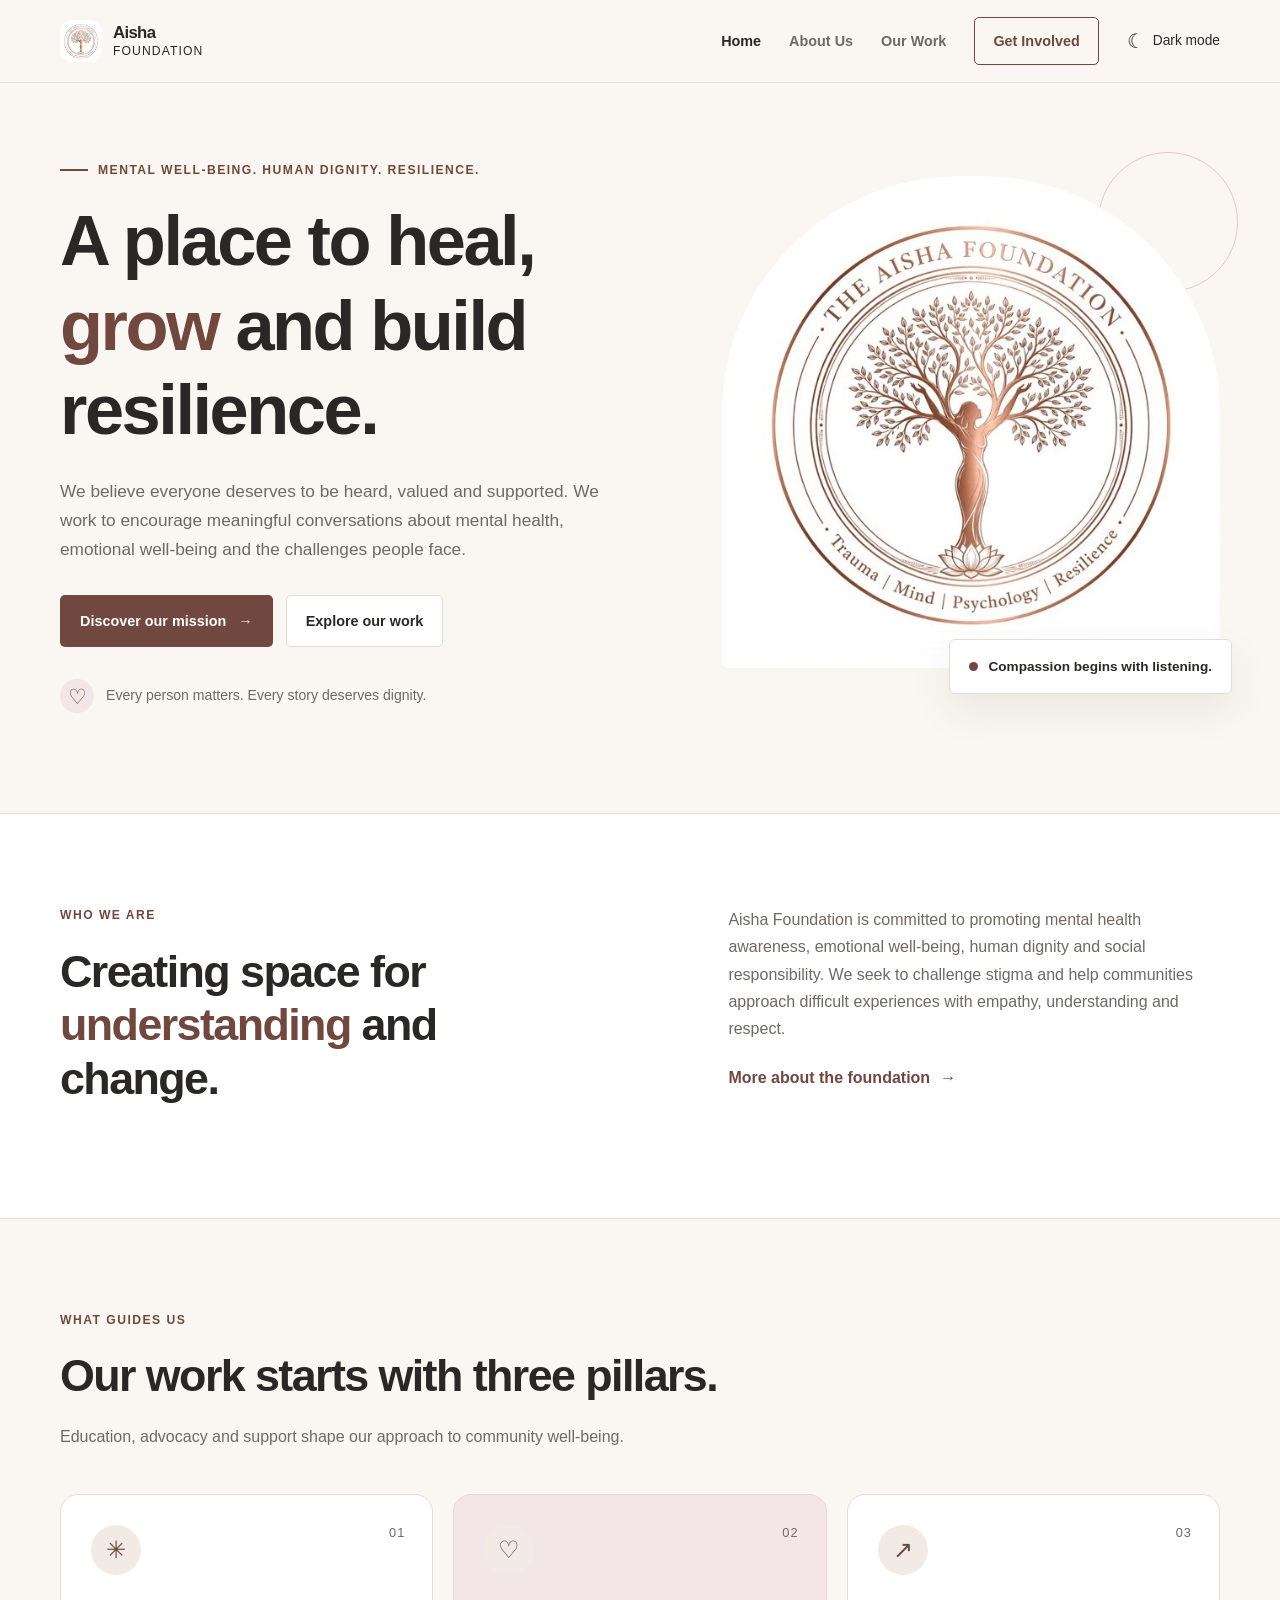
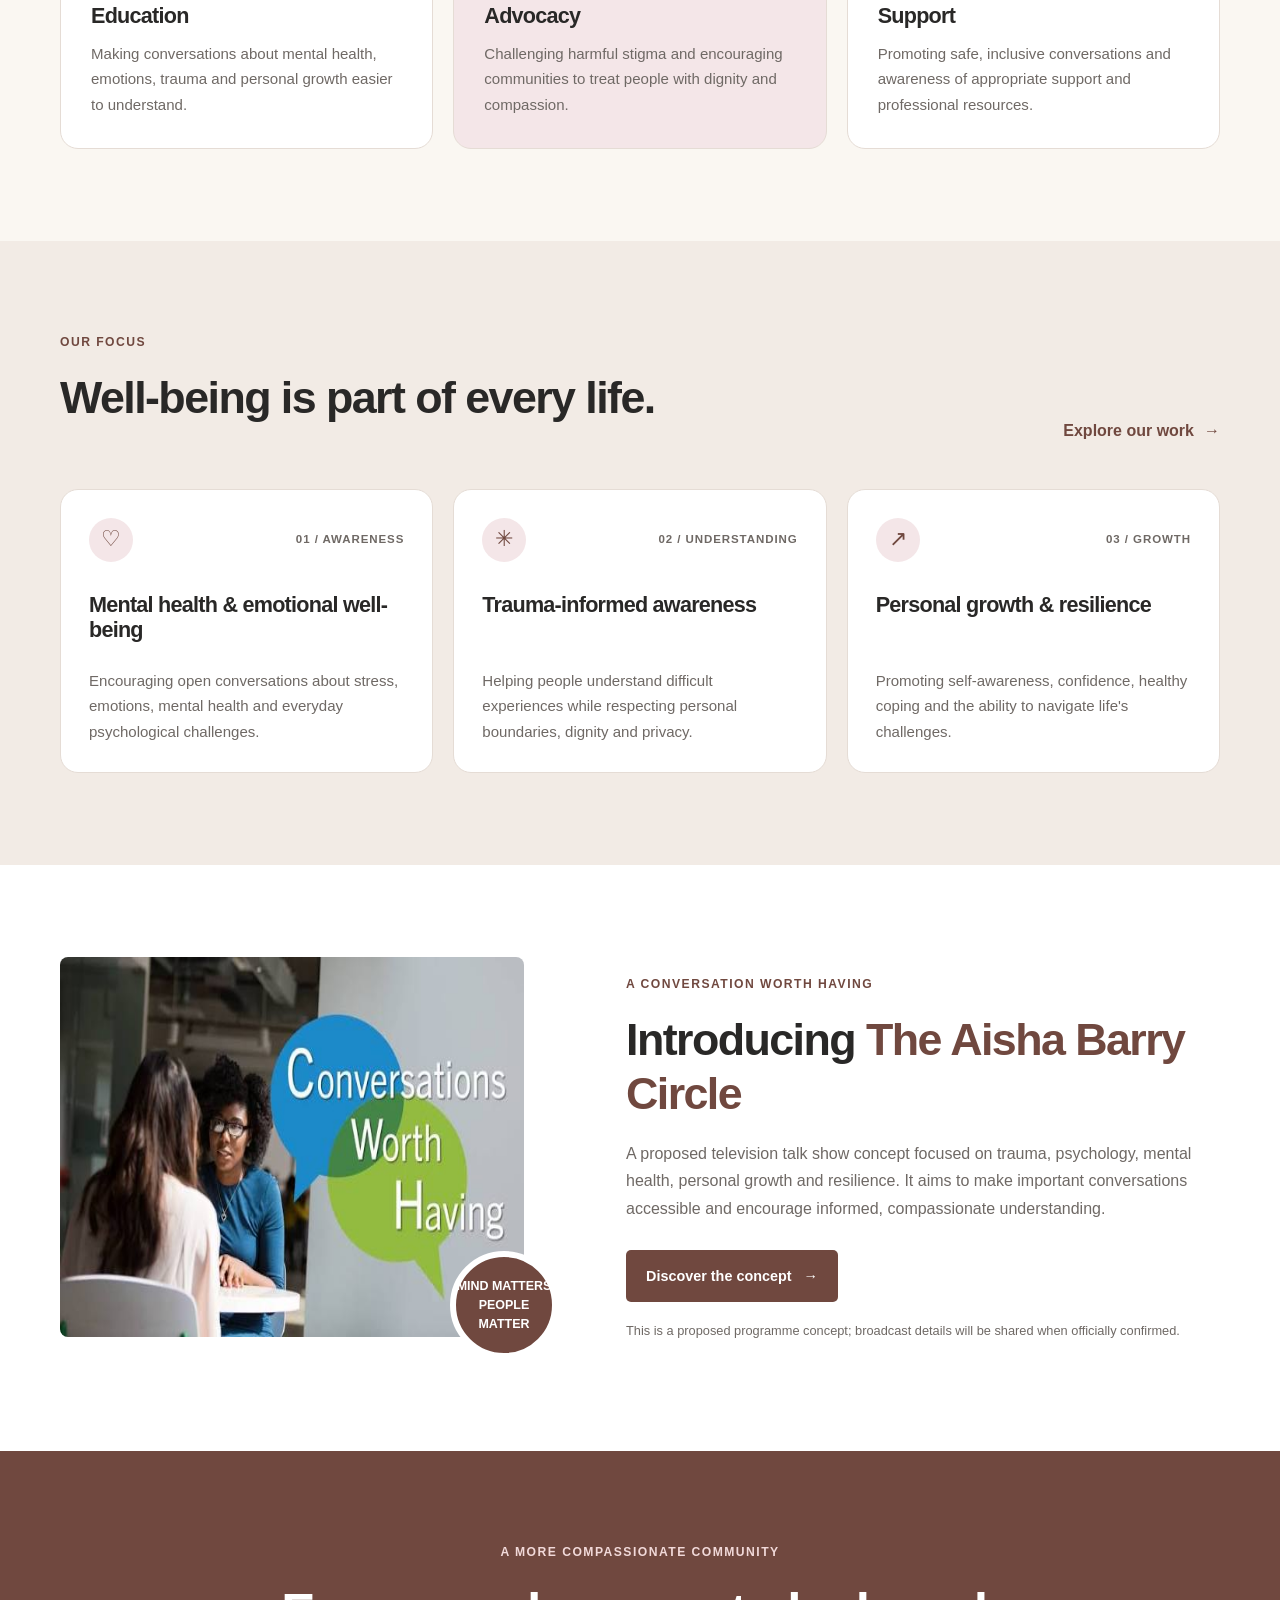
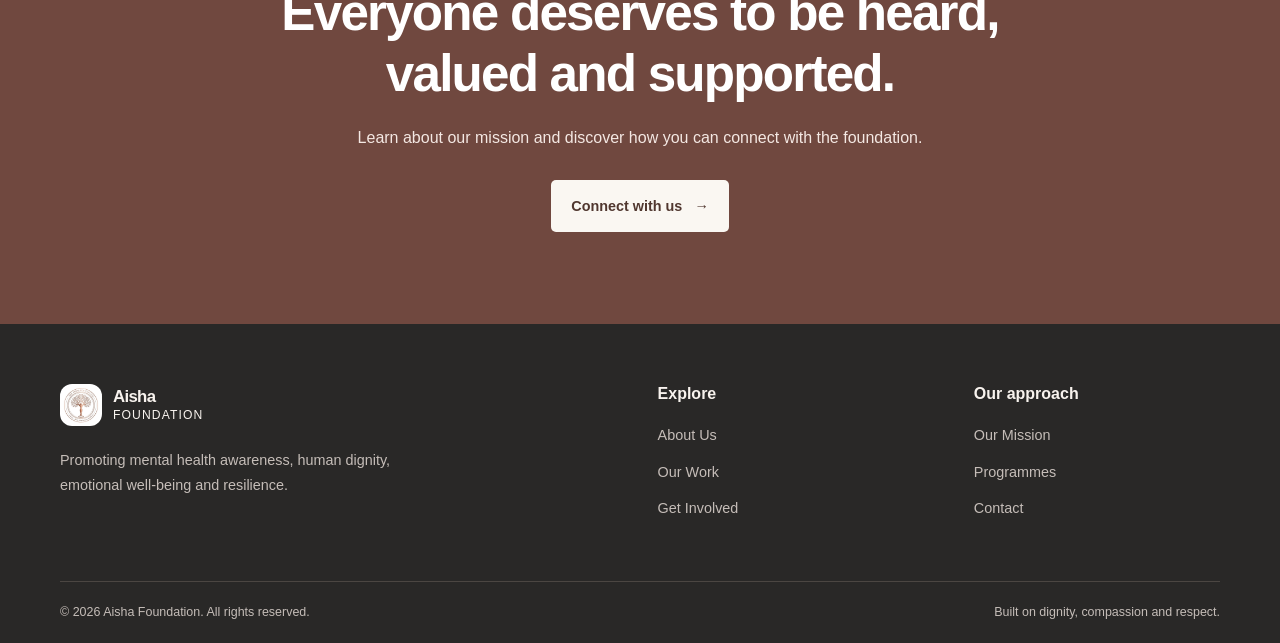
<file: index.html>
<!DOCTYPE html>
<html lang="en">
<head>
  <meta charset="UTF-8">
  <meta name="viewport" content="width=device-width, initial-scale=1.0">
  <meta name="theme-color" content="#faf7f2">
  <meta name="description" content="Aisha Foundation promotes mental health awareness, emotional well-being, dignity and resilience through education, advocacy and community support.">
  <title>Aisha Foundation | Healing, Growth & Resilience</title>
  <link rel="stylesheet" href="style.css">
  <script src="script.js" defer></script>
</head>
<body>
  <a class="skip-link" href="#main">Skip to content</a>
  <header class="site-header">
    <nav class="navbar container" aria-label="Main navigation">
      <a class="brand" href="index.html" aria-label="Aisha Foundation home">
        <span class="brand-mark" aria-hidden="true"><img src="images/Foundation-img.jpg" style="border-radius: 12px;"></span>
        <span class="brand-name">Aisha <span>Foundation</span></span>
      </a>
      <button class="menu-toggle" id="menu-toggle"
        aria-label="Open navigation menu"
        aria-expanded="false" aria-controls="nav-links">
        <span></span><span></span><span></span>
      </button>
      <div class="nav-links" id="nav-links">
        <a class="nav-link active" href="index.html">Home</a>
        <a class="nav-link" href="about.html">About Us</a>
        <a class="nav-link" href="programs.html">Our Work</a>
        <a class="nav-link nav-cta" href="/contact/contact.html">Get Involved</a>
        <button class="theme-toggle" id="theme-toggle"
          type="button" aria-label="Switch to dark mode">
          <span id="theme-icon" aria-hidden="true">☾</span>
          <span class="theme-label">Dark mode</span>
        </button>
      </div>
    </nav>
  </header>
  <main id="main">
    <section class="hero section">
      <div class="container hero-grid">
        <div class="hero-copy">
          <p class="eyebrow">
            <span class="eyebrow-line"></span>
            Mental well-being. Human dignity. Resilience.
          </p>
          <h1>A place to heal, <span>grow</span> and build resilience.</h1>
          <p class="hero-description">
            We believe everyone deserves to be heard, valued and supported.
            We work to encourage meaningful conversations about mental health,
            emotional well-being and the challenges people face.
          </p>
          <div class="hero-actions">
            <a class="button button-primary" href="about.html">
              Discover our mission <span aria-hidden="true">→</span>
            </a>
            <a class="button button-secondary" href="programs.html">
              Explore our work
            </a>
          </div>
          <div class="hero-note">
            <span class="note-icon" aria-hidden="true">♡</span>
            <p>Every person matters. Every story deserves dignity.</p>
          </div>
        </div>
        <div class="hero-visual">
          <!-- Replace this placeholder with an approved foundation photograph. -->
         <img src="/images/Foundation-img.jpg" class="hero-image actual-image">
          <div class="visual-caption">
            <span class="caption-dot"></span>
            <span>Compassion begins with listening.</span>
          </div>
          <div class="visual-decoration" aria-hidden="true"></div>
        </div>
      </div>
    </section>
    <section class="intro-section section">
      <div class="container intro-grid">
        <div>
          <p class="eyebrow">Who we are</p>
          <h2>Creating space for <span>understanding</span> and change.</h2>
        </div>
        <div class="intro-copy">
          <p>
            Aisha Foundation is committed to promoting mental health awareness,
            emotional well-being, human dignity and social responsibility.
            We seek to challenge stigma and help communities approach difficult
            experiences with empathy, understanding and respect.
          </p>
          <a class="text-link" href="about.html">
            More about the foundation <span aria-hidden="true">→</span>
          </a>
        </div>
      </div>
    </section>
    <section class="pillars-section section">
      <div class="container">
        <div class="section-heading">
          <p class="eyebrow">What guides us</p>
          <h2>Our work starts with three pillars.</h2>
          <p>Education, advocacy and support shape our approach to community well-being.</p>
        </div>
        <div class="pillar-grid">
          <article class="pillar-card">
            <span class="card-number">01</span>
            <div class="pillar-icon" aria-hidden="true">✳</div>
            <h3>Education</h3>
            <p>
              Making conversations about mental health, emotions, trauma
              and personal growth easier to understand.
            </p>
          </article>
          <article class="pillar-card pillar-card-featured">
            <span class="card-number">02</span>
            <div class="pillar-icon" aria-hidden="true">♡</div>
            <h3>Advocacy</h3>
            <p>
              Challenging harmful stigma and encouraging communities
              to treat people with dignity and compassion.
            </p>
          </article>
          <article class="pillar-card">
            <span class="card-number">03</span>
            <div class="pillar-icon" aria-hidden="true">↗</div>
            <h3>Support</h3>
            <p>
              Promoting safe, inclusive conversations and awareness
              of appropriate support and professional resources.
            </p>
          </article>
        </div>
      </div>
    </section>
    <section class="work-section section">
      <div class="container">
        <div class="section-heading section-heading-row">
          <div>
            <p class="eyebrow">Our focus</p>
            <h2>Well-being is part of every life.</h2>
          </div>
          <a class="text-link" href="programs.html">
            Explore our work <span aria-hidden="true">→</span>
          </a>
        </div>
        <div class="work-grid">
          <article class="work-card">
            <div class="work-card-top">
              <span class="work-icon" aria-hidden="true">♡</span>
              <span class="work-label">01 / Awareness</span>
            </div>
            <h3>Mental health & emotional well-being</h3>
            <p>
              Encouraging open conversations about stress, emotions,
              mental health and everyday psychological challenges.
            </p>
          </article>
          <article class="work-card">
            <div class="work-card-top">
              <span class="work-icon" aria-hidden="true">✳</span>
              <span class="work-label">02 / Understanding</span>
            </div>
            <h3>Trauma-informed awareness</h3>
            <p>
              Helping people understand difficult experiences while
              respecting personal boundaries, dignity and privacy.
            </p>
          </article>
          <article class="work-card">
            <div class="work-card-top">
              <span class="work-icon" aria-hidden="true">↗</span>
              <span class="work-label">03 / Growth</span>
            </div>
            <h3>Personal growth & resilience</h3>
            <p>
              Promoting self-awareness, confidence, healthy coping
              and the ability to navigate life's challenges.
            </p>
          </article>
        </div>
      </div>
    </section>
    <section class="circle-section section">
      <div class="container circle-grid">
        <div class="circle-visual">
          <!-- Replace with approved talk-show or production photography. -->
          <img src="images/conversationworthhaving.jpg" class="circle-image">
          <span class="circle-stamp">Mind matters<br>People matter</span>
        </div>
        <div class="circle-copy">
          <p class="eyebrow">A conversation worth having</p>
          <h2>Introducing <span>The Aisha Barry Circle</span></h2>
          <p>
            A proposed television talk show concept focused on trauma,
            psychology, mental health, personal growth and resilience.
            It aims to make important conversations accessible and
            encourage informed, compassionate understanding.
          </p>
          <a class="button button-primary" href="programs.html#the-circle">
            Discover the concept <span aria-hidden="true">→</span>
          </a>
          <p class="small-note">
            This is a proposed programme concept; broadcast details will
            be shared when officially confirmed.
          </p>
        </div>
      </div>
    </section>
    <section class="closing-section section">
      <div class="container closing-content">
        <p class="eyebrow">A more compassionate community</p>
        <h2>Everyone deserves to be heard, valued and supported.</h2>
        <p>
          Learn about our mission and discover how you can connect
          with the foundation.
        </p>
        <a class="button button-light" href="contact.html">
          Connect with us <span aria-hidden="true">→</span>
        </a>
      </div>
    </section>
  </main>
  <footer class="site-footer">
    <div class="container footer-main">
      <div class="footer-brand">
        <a class="brand" href="index.html">
          <span class="brand-mark" aria-hidden="true"><img src="images/Foundation-img.jpg" style="border-radius: 12px;"></span>
          <span class="brand-name">Aisha <span>Foundation</span></span>
        </a>
        <p>
          Promoting mental health awareness, human dignity,
          emotional well-being and resilience.
        </p>
      </div>
      <div class="footer-links">
        <h2>Explore</h2>
        <a href="about.html">About Us</a>
        <a href="programs.html">Our Work</a>
        <a href="contact/contact.html">Get Involved</a>
      </div>
      <div class="footer-links">
        <h2>Our approach</h2>
        <a href="about.html#mission">Our Mission</a>
        <a href="programs.html">Programmes</a>
        <a href="contact/contact.html">Contact</a>
      </div>
    </div>
    <div class="container footer-bottom">
      <p>© <span id="year"></span> Aisha Foundation. All rights reserved.</p>
      <p>Built on dignity, compassion and respect.</p>
    </div>
  </footer>
</body>
</html>
</file>
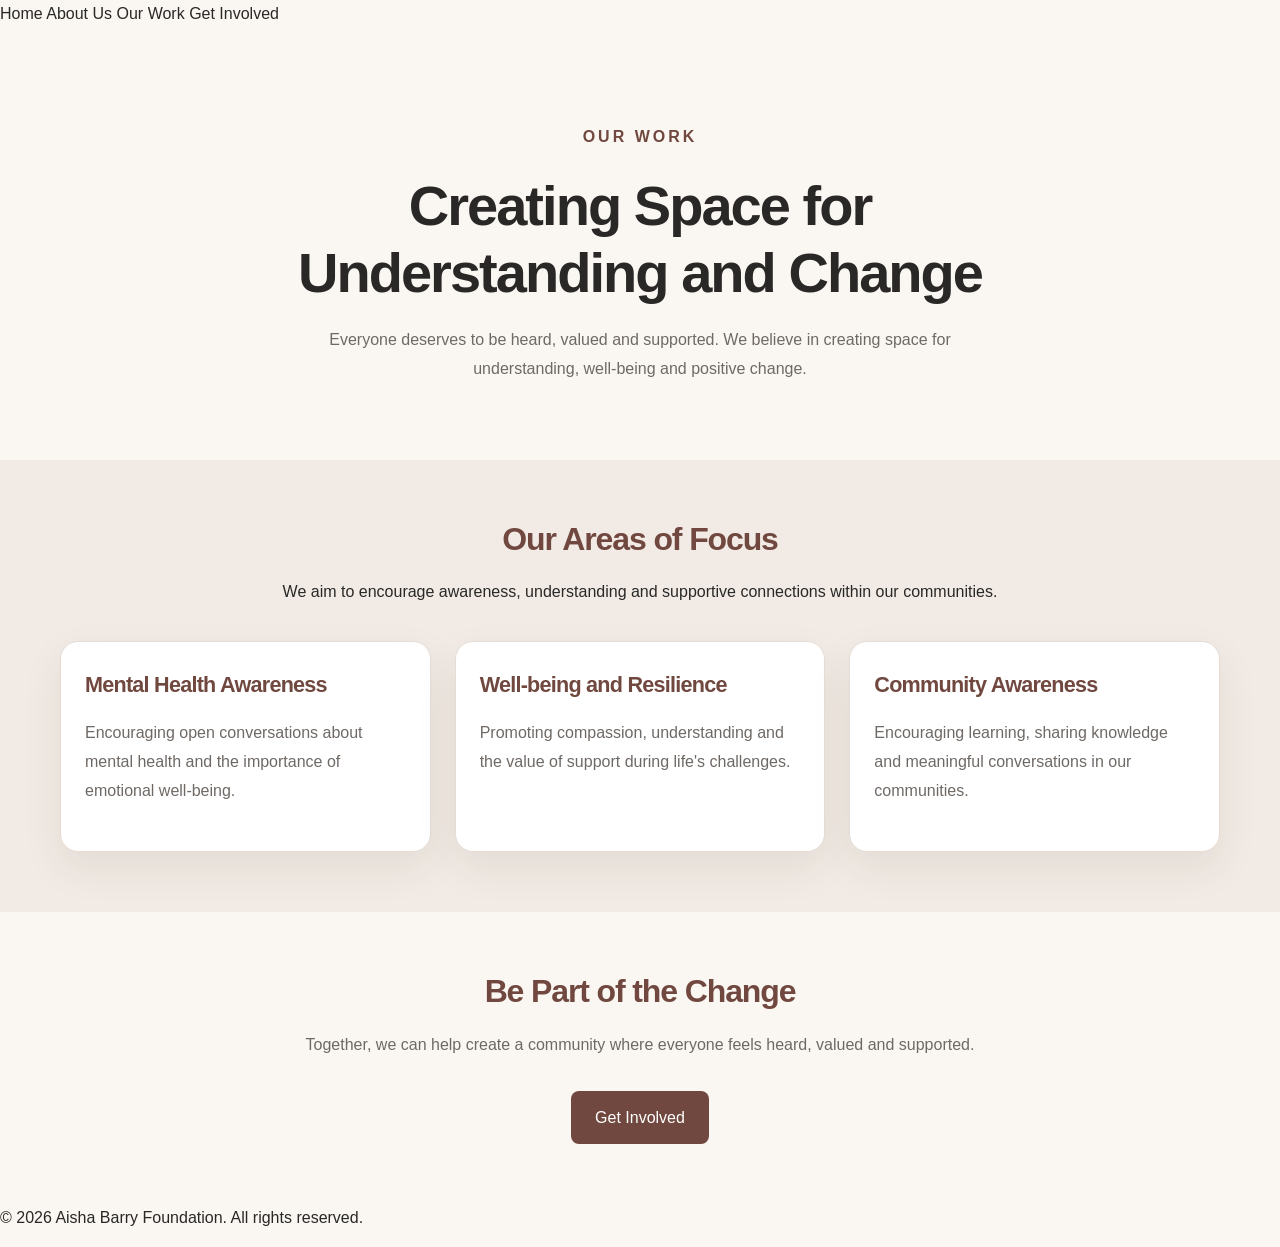
<file: programs.html>
<!DOCTYPE html>
<html lang="en">
<head>
    <meta charset="UTF-8">
    <meta name="viewport" content="width=device-width, initial-scale=1.0">

    <title>Our Work | Aisha Barry Foundation</title>

    <link rel="stylesheet" href="style.css">
    <script src="script.js" defer></script>
    <link rel="stylesheet" href="style.css">
    <link rel="stylesheet" href="programs.css">
</head>

<body>

    <header>
        <nav aria-label="Main navigation">
            <a href="index.html">Home</a>
            <a href="about.html">About Us</a>
            <a href="programs.html" aria-current="page">Our Work</a>
            <a href="contact.html">Get Involved</a>
        </nav>
    </header>

    <main>

        <section class="programs-intro">
            <p>OUR WORK</p>

            <h1>Creating Space for Understanding and Change</h1>

            <p>
                Everyone deserves to be heard, valued and supported.
                We believe in creating space for understanding,
                well-being and positive change.
            </p>
        </section>

        <section class="programs-section">
            <h2>Our Areas of Focus</h2>

            <p>
                We aim to encourage awareness, understanding
                and supportive connections within our communities.
            </p>

            <div class="programs-container">

                <article class="program-card">
                    <h3>Mental Health Awareness</h3>

                    <p>
                        Encouraging open conversations about mental
                        health and the importance of emotional well-being.
                    </p>
                </article>

                <article class="program-card">
                    <h3>Well-being and Resilience</h3>

                    <p>
                        Promoting compassion, understanding and the
                        value of support during life's challenges.
                    </p>
                </article>

                <article class="program-card">
                    <h3>Community Awareness</h3>

                    <p>
                        Encouraging learning, sharing knowledge and
                        meaningful conversations in our communities.
                    </p>
                </article>

            </div>
        </section>

        <section class="programs-cta">
            <h2>Be Part of the Change</h2>

            <p>
                Together, we can help create a community where
                everyone feels heard, valued and supported.
            </p>

            <a href="contact.html">Get Involved</a>
        </section>

    </main>

    <footer>
        <p>&copy; 2026 Aisha Barry Foundation. All rights reserved.</p>
    </footer>

</body>
</html>
</file>
<file: style.css>
:root {
  color-scheme: light;
  --bg: #FAF7F2;
  --surface: #FFFFFF;
  --surface-soft: #F2EBE5;
  --text: #292827;
  --muted: #6F6965;
  --brown: #70483F;
  --brown-hover: #58372F;
  --pink: #E8C7CE;
  --pink-soft: #F4E6E8;
  --border: #E5DCD5;
  --footer: #292827;
  --footer-text: #F8F3EE;
  --shadow: 0 16px 40px rgba(55, 38, 30, 0.08);
  --radius: 18px;
  --container: 1160px;
}
:root[data-theme="dark"] {
  color-scheme: dark;
  --bg: #1E1D1C;
  --surface: #292725;
  --surface-soft: #34302D;
  --text: #F6F0EB;
  --muted: #C0B5AD;
  --brown: #D3A89B;
  --brown-hover: #E4BEB1;
  --pink: #6F4B54;
  --pink-soft: #3A2C30;
  --border: #48413D;
  --footer: #171615;
  --footer-text: #F8F3EE;
  --shadow: 0 16px 40px rgba(0, 0, 0, 0.2);
}
* {
  box-sizing: border-box;
}
html {
  scroll-behavior: smooth;
  scroll-padding-top: 100px;
}
body {
  margin: 0;
  background: var(--bg);
  color: var(--text);
  font-family: "Segoe UI", Arial, sans-serif;
  font-size: 16px;
  line-height: 1.7;
  transition: background-color 0.2s, color 0.2s;
}
body,
button,
a {
  -webkit-tap-highlight-color: transparent;
}
img {
  display: block;
  max-width: 100%;
}
a {
  color: inherit;
  text-decoration: none;
}
button {
  font: inherit;
}
button,
a {
  touch-action: manipulation;
}
button:focus-visible,
a:focus-visible {
  outline: 3px solid var(--brown);
  outline-offset: 4px;
}
::selection {
  background: var(--pink);
  color: #292827;
}
.container {
  width: min(var(--container), calc(100% - 48px));
  margin-inline: auto;
}
.section {
  padding-block: 92px;
}
.skip-link {
  position: absolute;
  z-index: 1000;
  top: -100px;
  left: 16px;
  padding: 12px 18px;
  background: var(--surface);
  color: var(--text);
}
.skip-link:focus {
  top: 16px;
}
/* Typography */
h1,
h2,
h3,
p {
  margin-top: 0;
}
h1,
h2,
h3 {
  line-height: 1.2;
  letter-spacing: -0.035em;
}
h1 {
  max-width: 700px;
  margin-bottom: 24px;
  font-size: clamp(2.8rem, 5.5vw, 5rem);
  font-weight: 650;
}
h2 {
  margin-bottom: 20px;
  font-size: clamp(2rem, 3.5vw, 3.25rem);
  font-weight: 620;
}
h3 {
  font-size: 1.35rem;
  font-weight: 650;
}
h1 span,
h2 span {
  color: var(--brown);
}
.eyebrow {
  display: flex;
  align-items: center;
  gap: 10px;
  margin-bottom: 20px;
  color: var(--brown);
  font-size: 0.76rem;
  font-weight: 750;
  letter-spacing: 0.12em;
  line-height: 1.5;
  text-transform: uppercase;
}
.eyebrow-line {
  width: 28px;
  height: 2px;
  flex-shrink: 0;
  background: var(--brown);
}
.text-link {
  display: inline-flex;
  align-items: center;
  gap: 10px;
  color: var(--brown);
  font-weight: 700;
}
.text-link span,
.button span {
  transition: transform 0.2s ease;
}
.text-link:hover span,
.button:hover span {
  transform: translateX(4px);
}
/* Navigation */
.site-header {
  position: sticky;
  z-index: 100;
  top: 0;
  border-bottom: 1px solid var(--border);
  background: var(--bg);
}
.navbar {
  min-height: 82px;
  display: flex;
  align-items: center;
  justify-content: space-between;
  gap: 28px;
}
.brand {
  display: inline-flex;
  align-items: center;
  gap: 11px;
  flex-shrink: 0;
}
.brand-mark {
  display: grid;
  width: 42px;
  height: 42px;
  place-items: center;
  border-radius: 50%;
  background: var(--brown);
  color: var(--bg);
  font-family: Georgia, serif;
  font-size: 1.45rem;
}
.brand-name {
  font-size: 1.05rem;
  font-weight: 750;
  letter-spacing: -0.04em;
  line-height: 1.25;
}
.brand-name span {
  display: block;
  font-size: 0.76rem;
  font-weight: 500;
  letter-spacing: 0.09em;
  text-transform: uppercase;
}
.nav-links {
  display: flex;
  align-items: center;
  gap: 28px;
}
.nav-link {
  color: var(--muted);
  font-size: 0.9rem;
  font-weight: 650;
  transition: color 0.2s;
}
.nav-link:hover,
.nav-link.active {
  color: var(--text);
}
.nav-cta {
  padding: 11px 18px;
  border: 1px solid var(--brown);
  border-radius: 5px;
  color: var(--brown);
}
.nav-cta:hover {
  background: var(--brown);
  color: var(--bg);
}
.theme-toggle {
  display: inline-flex;
  align-items: center;
  gap: 8px;
  padding: 9px 0;
  border: 0;
  background: transparent;
  color: var(--text);
  cursor: pointer;
  font-size: 0.86rem;
}
#theme-icon {
  font-size: 1.25rem;
}
.menu-toggle {
  display: none;
  width: 44px;
  height: 44px;
  padding: 10px;
  flex-shrink: 0;
  border: 1px solid var(--border);
  border-radius: 6px;
  background: var(--surface);
  cursor: pointer;
}
.menu-toggle span {
  display: block;
  height: 2px;
  margin: 5px 0;
  background: var(--text);
  transition: transform 0.2s, opacity 0.2s;
}
.menu-toggle[aria-expanded="true"] span:first-child {
  transform: translateY(7px) rotate(45deg);
}
.menu-toggle[aria-expanded="true"] span:nth-child(2) {
  opacity: 0;
}
.menu-toggle[aria-expanded="true"] span:last-child {
  transform: translateY(-7px) rotate(-45deg);
}
/* Buttons */
.hero-actions {
  display: flex;
  flex-wrap: wrap;
  gap: 13px;
}
.button {
  display: inline-flex;
  min-height: 50px;
  align-items: center;
  justify-content: center;
  gap: 12px;
  padding: 13px 19px;
  border: 1px solid transparent;
  border-radius: 5px;
  font-size: 0.9rem;
  font-weight: 700;
  text-align: center;
  transition: background 0.2s, color 0.2s, border-color 0.2s;
}

.button-primary {
  background: var(--brown);
  color: #FFFFFF;
}
:root[data-theme="dark"] .button-primary {
  color: #211B18;
}
.button-primary:hover {
  background: var(--brown-hover);
}
.button-secondary {
  border-color: var(--border);
  background: var(--surface);
  color: var(--text);
}
.button-secondary:hover {
  border-color: var(--brown);
}
.button-light {
  background: #FAF7F2;
  color: #50372F;
}
.button-light:hover {
  background: #E8C7CE;
}
/* Hero */
.hero {
  padding-top: 78px;
  padding-bottom: 100px;
  overflow: hidden;
}
.hero-grid {
  display: grid;
  grid-template-columns: 1.05fr 0.95fr;
  align-items: center;
  gap: 66px;
}
.hero-copy {
  max-width: 630px;
}
.hero-description {
  max-width: 560px;
  margin-bottom: 30px;
  color: var(--muted);
  font-size: 1.08rem;
}
.hero-note {
  display: flex;
  align-items: center;
  gap: 12px;
  margin-top: 32px;
}
.hero-note p {
  margin-bottom: 0;
  color: var(--muted);
  font-size: 0.88rem;
}
.note-icon {
  display: grid;
  width: 34px;
  height: 34px;
  flex-shrink: 0;
  place-items: center;
  border-radius: 50%;
  background: var(--pink-soft);
  color: var(--brown);
  font-size: 1.3rem;
}
.hero-visual {
  position: relative;
  padding: 0 0 30px 22px;
}
.image-placeholder {
  position: relative;
  display: flex;
  min-width: 0;
  flex-direction: column;
  align-items: center;
  justify-content: center;
  gap: 9px;
  overflow: hidden;
  border: 1px dashed var(--brown);
  background:
    linear-gradient(145deg, var(--pink-soft), var(--surface-soft));
  color: var(--brown);
  text-align: center;
}
.hero-image {
  min-height: 440px;
  border-radius: 48% 48% 6px 6px;
}
.placeholder-icon {
  display: grid;
  width: 46px;
  height: 46px;
  place-items: center;
  border: 1px solid currentColor;
  border-radius: 50%;
  font-size: 1.7rem;
  font-weight: 300;
}
.image-placeholder > span:nth-child(2) {
  font-weight: 700;
}
.image-placeholder small {
  max-width: 240px;
  padding-inline: 12px;
  color: var(--muted);
  font-size: 0.78rem;
}
.visual-caption {
  position: absolute;
  right: -12px;
  bottom: 4px;
  display: flex;
  align-items: center;
  gap: 10px;
  padding: 15px 19px;
  border: 1px solid var(--border);
  border-radius: 6px;
  background: var(--surface);
  box-shadow: var(--shadow);
  font-size: 0.85rem;
  font-weight: 650;
}
.caption-dot {
  width: 9px;
  height: 9px;
  flex-shrink: 0;
  border-radius: 50%;
  background: var(--brown);
}
.visual-decoration {
  position: absolute;
  z-index: -1;
  top: -24px;
  right: -18px;
  width: 140px;
  height: 140px;
  border: 1px solid var(--pink);
  border-radius: 50%;
}
/* Intro */
.intro-section {
  border-block: 1px solid var(--border);
  background: var(--surface);
}
.intro-grid {
  display: grid;
  grid-template-columns: 1fr 0.85fr;
  align-items: start;
  gap: 90px;
}
.intro-grid h2 {
  max-width: 500px;
}
.intro-copy p {
  margin-bottom: 22px;
  color: var(--muted);
}
/* Pillars */
.section-heading {
  max-width: 660px;
  margin-bottom: 44px;
}
.section-heading > p:last-child {
  color: var(--muted);
}
.pillar-grid {
  display: grid;
  grid-template-columns: repeat(3, minmax(0, 1fr));
  gap: 20px;
}
.pillar-card {
  position: relative;
  padding: 30px;
  border: 1px solid var(--border);
  border-radius: var(--radius);
  background: var(--surface);
  transition: transform 0.2s, box-shadow 0.2s;
}
.pillar-card:hover,
.work-card:hover {
  transform: translateY(-4px);
  box-shadow: var(--shadow);
}
.pillar-card-featured {
  background: var(--pink-soft);
}
.card-number {
  position: absolute;
  top: 27px;
  right: 27px;
  color: var(--muted);
  font-size: 0.8rem;
  letter-spacing: 0.08em;
}
.pillar-icon {
  display: grid;
  width: 50px;
  height: 50px;
  margin-bottom: 28px;
  place-items: center;
  border-radius: 50%;
  background: var(--surface-soft);
  color: var(--brown);
  font-size: 1.5rem;
}
.pillar-card h3 {
  margin-bottom: 12px;
}
.pillar-card p,
.work-card p {
  margin-bottom: 0;
  color: var(--muted);
  font-size: 0.94rem;
}
/* Our focus */
.work-section {
  background: var(--surface-soft);
}
.section-heading-row {
  display: flex;
  max-width: none;
  align-items: end;
  justify-content: space-between;
  gap: 25px;
}
.work-grid {
  display: grid;
  grid-template-columns: repeat(3, minmax(0, 1fr));
  gap: 20px;
}
.work-card {
  padding: 28px;
  border: 1px solid var(--border);
  border-radius: var(--radius);
  background: var(--surface);
  transition: transform 0.2s, box-shadow 0.2s;
}
.work-card-top {
  display: flex;
  align-items: center;
  justify-content: space-between;
  gap: 12px;
  margin-bottom: 30px;
}
.work-icon {
  display: grid;
  width: 44px;
  height: 44px;
  place-items: center;
  border-radius: 50%;
  background: var(--pink-soft);
  color: var(--brown);
  font-size: 1.35rem;
}
.work-label {
  color: var(--muted);
  font-size: 0.72rem;
  font-weight: 700;
  letter-spacing: 0.08em;
  text-transform: uppercase;
}
.work-card h3 {
  min-height: 64px;
  margin-bottom: 12px;
}
/* Talk show */
.circle-section {
  background: var(--surface);
}
.circle-grid {
  display: grid;
  grid-template-columns: 0.9fr 1.1fr;
  align-items: center;
  gap: 80px;
}
.circle-visual {
  position: relative;
  padding: 0 22px 22px 0;
}
.circle-image {
  min-height: 380px;
  border-radius: 8px;
}
.circle-stamp {
  position: absolute;
  right: -12px;
  bottom: 0;
  display: grid;
  width: 108px;
  height: 108px;
  place-items: center;
  border: 6px solid var(--surface);
  border-radius: 50%;
  background: var(--brown);
  color: #FFFFFF;
  font-size: 0.78rem;
  font-weight: 750;
  line-height: 1.5;
  text-align: center;
  text-transform: uppercase;
}
.circle-copy > p:not(.eyebrow, .small-note) {
  margin-bottom: 28px;
  color: var(--muted);
}
.small-note {
  margin-top: 18px;
  margin-bottom: 0;
  color: var(--muted);
  font-size: 0.8rem;
}
/* Closing call to action */
.closing-section {
  background: var(--brown);
  color: #FFFFFF;
}
.closing-content {
  max-width: 790px;
  text-align: center;
}
.closing-content .eyebrow {
  justify-content: center;
  color: #F1D9D9;
}
.closing-content h2 {
  font-size: clamp(2.1rem, 4vw, 3.5rem);
}
.closing-content > p:not(.eyebrow) {
  max-width: 580px;
  margin: 0 auto 28px;
  color: #F4E8E3;
}
/* Footer */
.site-footer {
  background: var(--footer);
  color: var(--footer-text);
}
.footer-main {
  display: grid;
  grid-template-columns: 1.5fr 0.7fr 0.7fr;
  gap: 70px;
  padding-block: 60px;
}
.footer-brand .brand {
  margin-bottom: 22px;
}
.footer-brand .brand-mark {
  background: var(--pink);
  color: #292827;
}
.footer-brand p {
  max-width: 340px;
  margin-bottom: 0;
  color: #C5BDB8;
  font-size: 0.9rem;
}
.footer-links {
  display: flex;
  flex-direction: column;
  align-items: flex-start;
  gap: 12px;
}
.footer-links h2 {
  margin-bottom: 8px;
  font-size: 1rem;
  letter-spacing: 0;
}
.footer-links a {
  color: #C5BDB8;
  font-size: 0.9rem;
}
.footer-links a:hover {
  color: #FFFFFF;
}
.footer-bottom {
  display: flex;
  justify-content: space-between;
  gap: 20px;
  padding-block: 20px;
  border-top: 1px solid #4B4642;
}
.footer-bottom p {
  margin-bottom: 0;
  color: #C5BDB8;
  font-size: 0.78rem;
}
/* Responsive layouts */
@media (max-width: 1000px) {
  .nav-links {
    gap: 17px;
  }
  .hero-grid {
    gap: 36px;
  }
  .intro-grid,
  .circle-grid {
    gap: 45px;
  }
  .pillar-card,
  .work-card {
    padding: 24px;
  }
  .work-card h3 {
    min-height: 0;
  }
}
@media (max-width: 780px) {
  .section {
    padding-block: 68px;
  }
  .navbar {
    min-height: 72px;
  }
  .menu-toggle {
    display: block;
  }
  .nav-links {
    position: absolute;
    top: calc(100% + 1px);
    right: 0;
    left: 0;
    display: none;
    align-items: stretch;
    gap: 0;
    padding: 12px 24px 22px;
    border-bottom: 1px solid var(--border);
    background: var(--bg);
    box-shadow: var(--shadow);
  }
  .nav-links.is-open {
    display: flex;
    flex-direction: column;
  }
  .nav-link {
    padding: 13px 0;
    border-bottom: 1px solid var(--border);
  }
  .nav-cta {
    margin-top: 14px;
    padding: 12px 16px;
    text-align: center;
  }
  .theme-toggle {
    align-self: flex-start;
    margin-top: 10px;
    padding: 10px 0;
  }
  .hero {
    padding-top: 58px;
    padding-bottom: 72px;
  }
  .hero-grid,
  .intro-grid,
  .circle-grid {
    grid-template-columns: 1fr;
  }
  .hero-grid {
    gap: 48px;
  }
  .hero-copy {
    max-width: 650px;
  }
  .hero-visual {
    width: min(100%, 560px);
    margin-inline: auto;
  }
  .hero-image {
    min-height: 360px;
  }
  .intro-grid {
    gap: 20px;
  }
  .pillar-grid,
  .work-grid {
    grid-template-columns: repeat(2, minmax(0, 1fr));
  }
  .circle-grid {
    gap: 38px;
  }
  .circle-visual {
    width: min(100%, 560px);
  }
  .circle-image {
    min-height: 320px;
  }
  .footer-main {
    grid-template-columns: 1fr 1fr;
    gap: 40px;
  }
  .footer-brand {
    grid-column: 1 / -1;
  }
}
@media (max-width: 520px) {
  .container {
    width: calc(100% - 36px);
  }
  .section {
    padding-block: 54px;
  }
  h1 {
    font-size: clamp(2.45rem, 12vw, 3.6rem);
  }
  h2 {
    font-size: clamp(1.85rem, 8vw, 2.5rem);
  }
  .hero {
    padding-top: 44px;
  }
  .hero-description {
    font-size: 1rem;
  }
  .hero-actions {
    align-items: stretch;
    flex-direction: column;
  }
  .button {
    width: 100%;
  }
  .hero-image {
    min-height: 290px;
    border-radius: 42% 42% 6px 6px;
  }
  .visual-caption {
    right: -5px;
    max-width: 90%;
    padding: 12px;
    font-size: 0.75rem;
  }
  .visual-decoration {
    width: 95px;
    height: 95px;
  }
  .pillar-grid,
  .work-grid {
    grid-template-columns: 1fr;
  }
  .pillar-card,
  .work-card {
    padding: 25px;
  }
  .section-heading-row {
    align-items: flex-start;
    flex-direction: column;
  }
  .work-card-top {
    margin-bottom: 20px;
  }
  .circle-image {
    min-height: 280px;
  }
  .circle-stamp {
    right: 0;
    width: 90px;
    height: 90px;
    font-size: 0.66rem;
  }
  .closing-content h2 {
    font-size: 2.15rem;
  }
  .footer-main {
    grid-template-columns: 1fr 1fr;
    gap: 32px 20px;
    padding-block: 44px;
  }
  .footer-brand {
    grid-column: 1 / -1;
  }
  .footer-bottom {
    align-items: flex-start;
    flex-direction: column;
    gap: 8px;
  }
}
@media (prefers-reduced-motion: reduce) {
  *,
  *::before,
  *::after {
    scroll-behavior: auto !important;
    animation-duration: 0.01ms !important;
    transition-duration: 0.01ms !important;
  }
}
</file>
<file: programs.css>
.programs-intro {
    text-align: center;
    padding: 80px 20px 60px;
    background: var(--bg);
}

.programs-intro > p:first-child {
    color: var(--brown);
    font-weight: bold;
    letter-spacing: 3px;
}

.programs-intro h1 {
    max-width: 800px;
    margin: 20px auto;
    color: var(--text);
    font-size: clamp(2rem, 5vw, 3.5rem);
}

.programs-intro p {
    max-width: 700px;
    margin: 16px auto;
    line-height: 1.8;
    color: var(--muted);
}

.programs-section {
    padding: 60px 24px;
    background: var(--surface-soft);
    text-align: center;
}

.programs-section h2,
.programs-cta h2 {
    color: var(--brown);
    font-size: 2rem;
}

.programs-container {
    max-width: 1160px;
    margin: 35px auto 0;
    display: grid;
    grid-template-columns: repeat(3, minmax(0, 1fr));
    gap: 24px;
}

.program-card {
    padding: 30px 24px;
    background: var(--surface);
    border: 1px solid var(--border);
    border-radius: var(--radius);
    box-shadow: var(--shadow);
    text-align: left;
}

.program-card h3 {
    color: var(--brown);
}

.program-card p {
    color: var(--muted);
    line-height: 1.8;
}

.programs-cta {
    padding: 60px 24px;
    text-align: center;
    background: var(--bg);
}

.programs-cta p {
    line-height: 1.8;
    color: var(--muted);
}

.programs-cta a {
    display: inline-block;
    margin-top: 15px;
    padding: 13px 24px;
    border-radius: 8px;
    background: var(--brown);
    color: white;
    text-decoration: none;
}

@media (max-width: 700px) {
    .programs-container {
        grid-template-columns: 1fr;
    }
}
</file>
